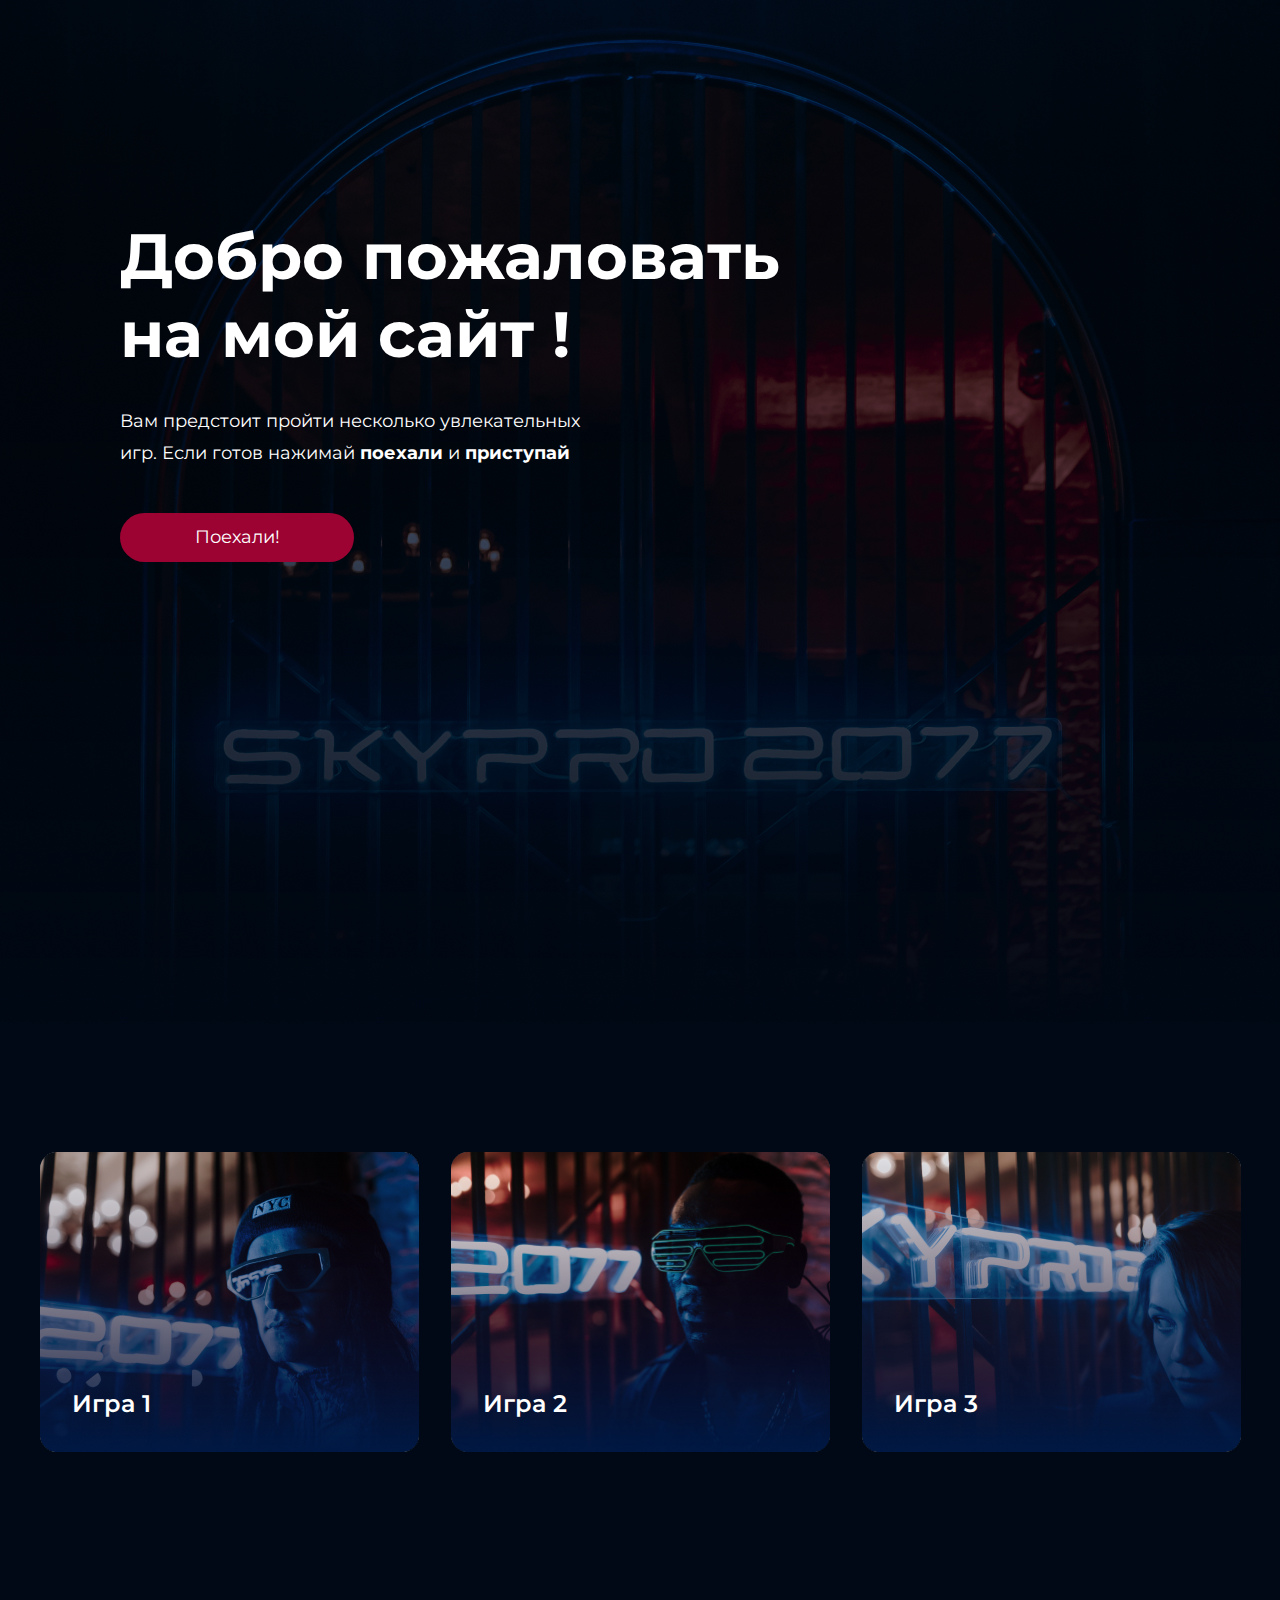
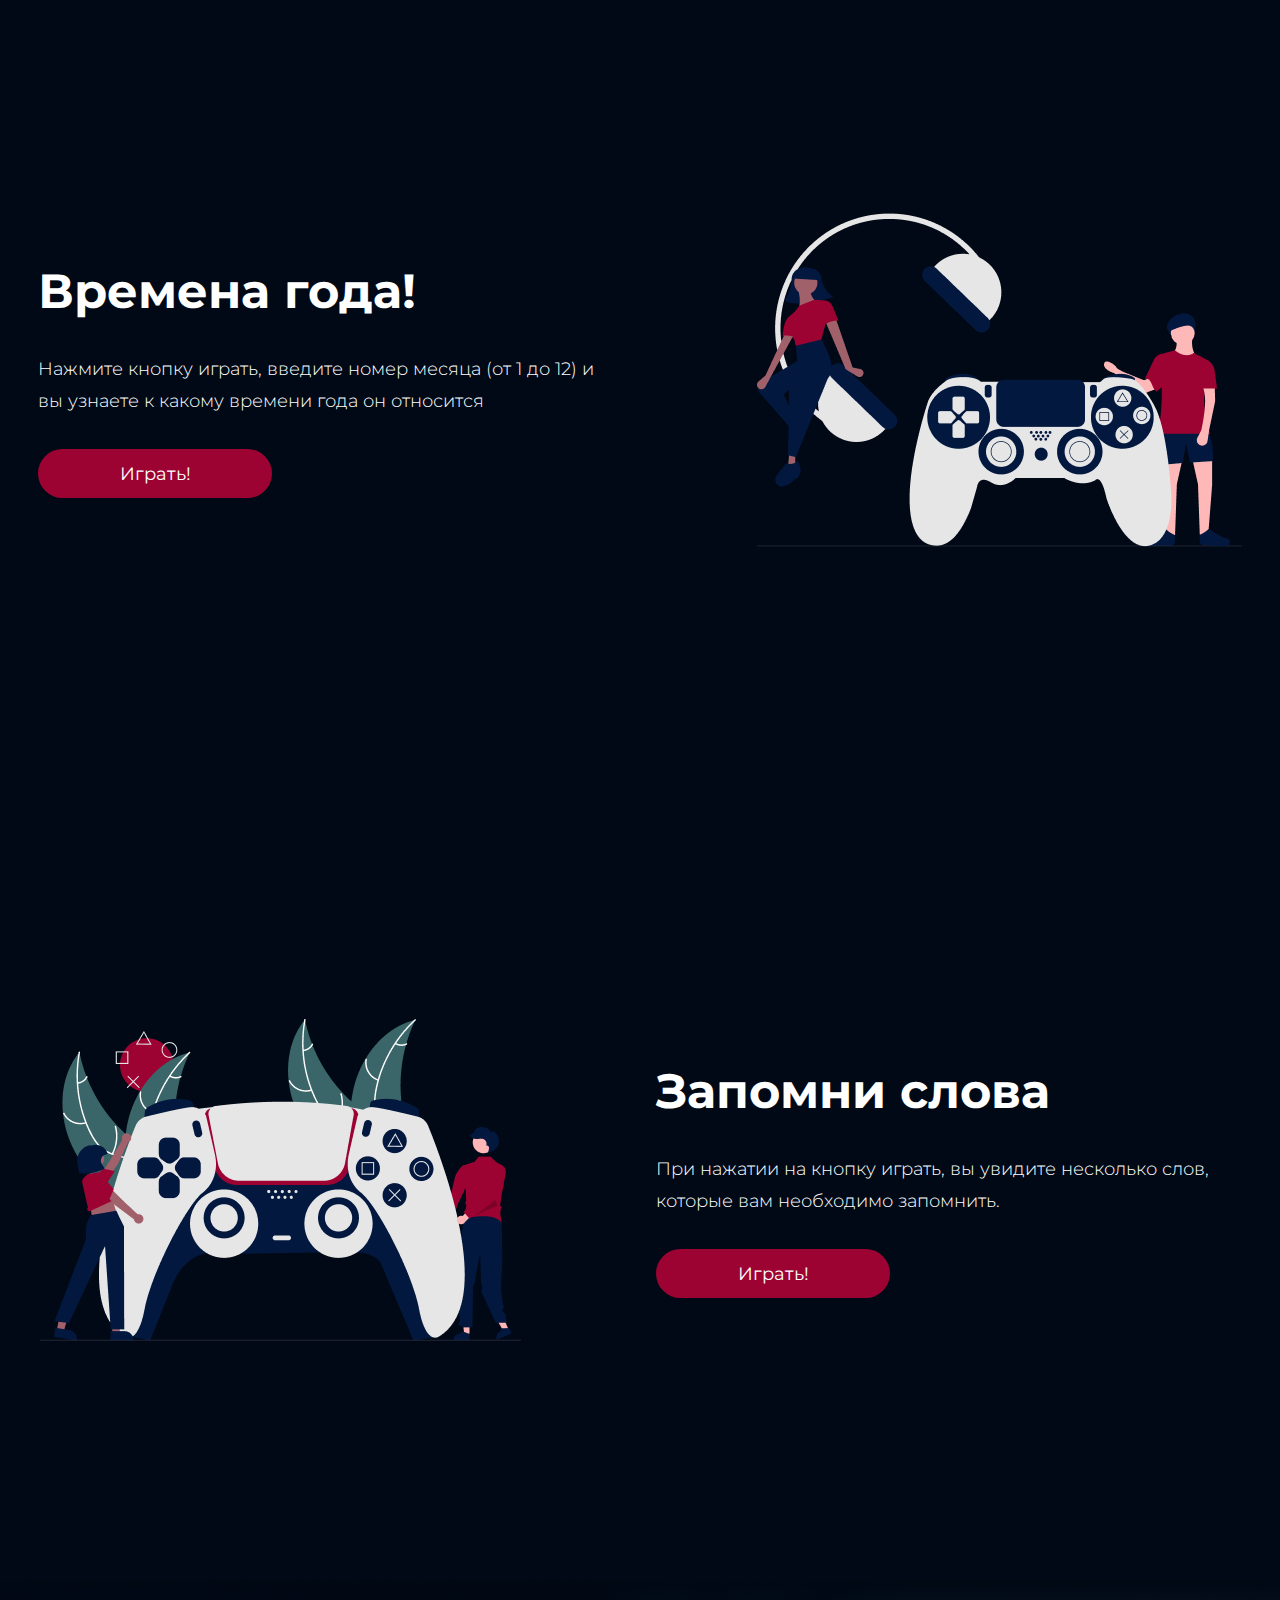
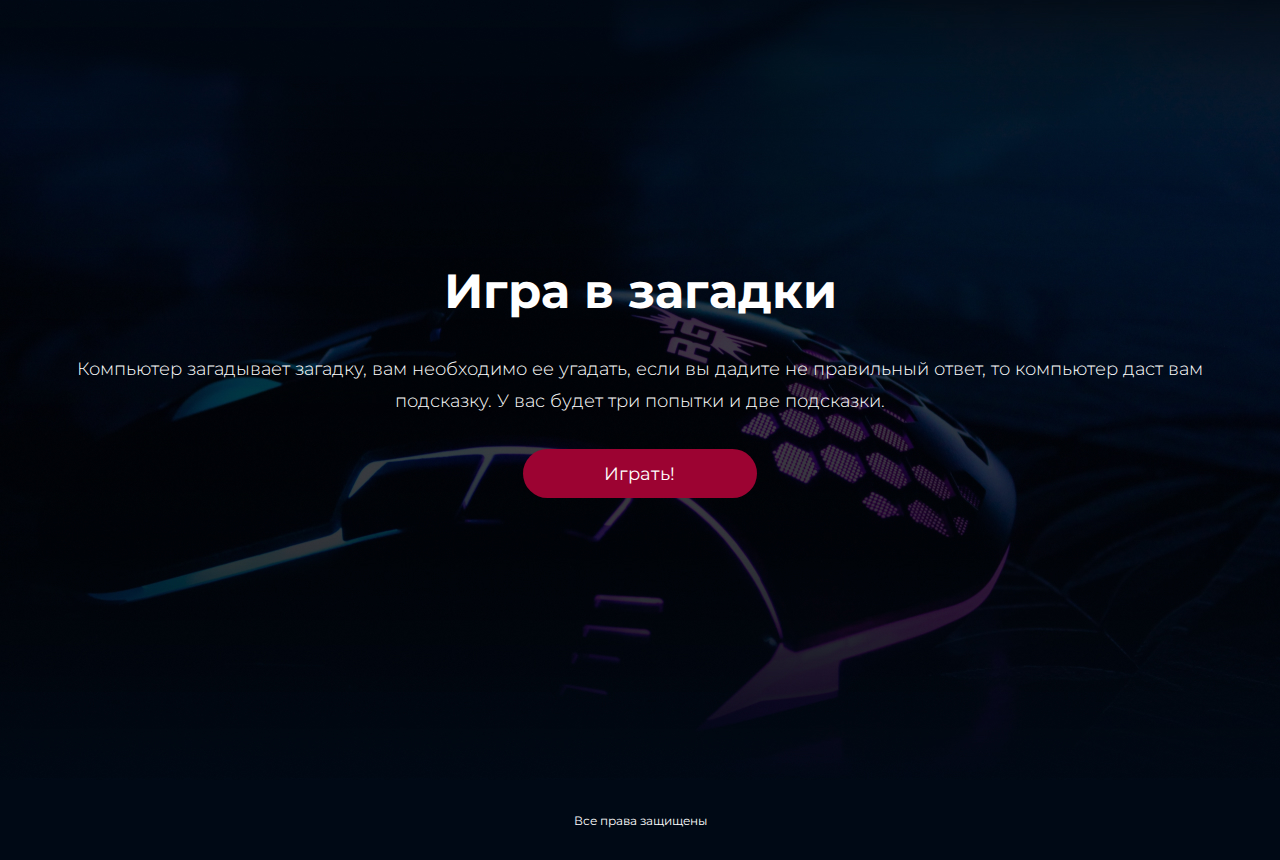
<file: index.html>
<!DOCTYPE html>
<html lang="ru">
<head>
    <meta charset="UTF-8">
    <meta http-equiv="X-UA-Compatible" content="IE=edge">
    <meta name="viewport" content="width=device-width, initial-scale=1.0">
    <title></title>
    <link rel="preconnect" href="https://fonts.googleapis.com">
    <link rel="preconnect" href="https://fonts.gstatic.com" crossorigin>
    <link href="https://fonts.googleapis.com/css2?family=Montserrat:wght@300;400;600;700&display=swap" rel="stylesheet">
    <link rel="stylesheet" href="styles.css">
    <script src="hw-js-5.js"></script>
</head>
<body>
    <section class="header center">
        <h1 class="header__headline">Добро пожаловать <br>на мой сайт !</h1>
        <p class="header__text">Вам предстоит пройти несколько увлекательных игр. Если готов нажимай <b>поехали</b> и <b>приступай</b></p>
        <a class="header__button" href="#">Поехали!</a>
    </section>
    <section class="games center">
        <a onclick="seasonsGame();" class="games__item games__item_1" href="#">Игра 1</a>
        <a onclick="wordsGame();" class="games__item games__item_2" href="#">Игра 2</a>
        <a class="games__item games__item_3" href="#">Игра 3</a>
    </section>
    <section class="seasons center">
        <div class="seasons__left side-box">
            <h2 class="side-box__headline">Времена года!</h2>
            <p class="side-box__text">Нажмите кнопку играть, введите номер месяца (от 1 до 12) и вы узнаете к какому времени года он относится</p>
            <a onclick="seasonsGame();" href="#" class="side-box__button">Играть!</a>
        </div>
        <img class="seasons__img" src="img/seasons_pic.png" alt="seasons game">
    </section>
    <section class="words center">
        <img class="words__img" src="img/words_pic.png" alt="words game">
        <div class="words__right side-box">
            <h2 class="side-box__headline">Запомни слова </h2>
            <p class="side-box__text">При нажатии на кнопку играть, вы увидите несколько слов, которые вам необходимо запомнить.</p>
            <a onclick="wordsGame();" href="#" class="side-box__button">Играть!</a>            
        </div>    
    </section>
    <section class="puzzle center">
        <h2 class="side-box__headline">Игра в загадки</h2>
        <p class="side-box__text">Компьютер загадывает загадку, вам необходимо ее угадать, если вы дадите не правильный ответ, то компьютер даст вам подсказку. У вас будет три попытки и две подсказки.</p>
        <a href="#" class="side-box__button">Играть!</a>
    </section>
    <footer>
        <p class="footer-text">Все права защищены</p>
    </footer>
</body>
</html>
</file>
<file: styles.css>
* {
  margin: 0;
  padding: 0;
}

body {
  font-family: "Montserrat";
  color: #FFFFFF;
  background: #000915;
}

a {
  text-decoration: none;
}

.center {
  padding-left: calc(50% - 720px);
  padding-right: calc(50% - 720px);
}

.header {
  height: 1024px;
  background-image: url(img/header_bgd.jpg);
  background-repeat: no-repeat;
  background-position: center;
}
.header__headline {
  font-weight: 700px;
  font-size: 64px;
  line-height: 78px;
  padding-top: 217.1px;
  margin-left: 120.22px;
}
.header__text {
  width: 481px;
  font-weight: 300px;
  font-size: 18px;
  line-height: 32px;
  margin-top: 32px;
  margin-left: 120.22px;
}
.header__button {
  display: block;
  box-sizing: border-box;
  margin-top: 44px;
  margin-left: 120.22px;
  width: 234.06px;
  height: 48.6px;
  background: #9C0332;
  border-radius: 30px;
  font-weight: 400;
  font-size: 18px;
  line-height: 22px;
  text-align: center;
  color: #FFFFFF;
  padding: 13.3px 74.3px;
}

.games {
  display: flex;
  flex-wrap: wrap;
  gap: 32px;
  padding-top: 128px;
  padding-bottom: 128px;
  justify-content: center;
}
.games__item {
  display: block;
  width: 379px;
  height: 300px;
  border-radius: 17px;
  box-sizing: border-box;
  background: linear-gradient(180deg, rgba(39, 1, 15, 0) 0%, #001944 100%);
  font-weight: 600;
  font-size: 24px;
  line-height: 32px;
  color: #FFFFFF;
  padding-top: 236.36px;
  padding-left: 32px;
  transition: all 0.2s;
}
.games__item_1 {
  background-image: url(img/games_1.jpg);
  background-repeat: no-repeat;
  background-position: center;
  background-size: cover;
}
.games__item_2 {
  background-image: url(img/games_2.jpg);
  background-repeat: no-repeat;
  background-position: center;
  background-size: cover;
}
.games__item_3 {
  background-image: url(img/games_3.jpg);
  background-repeat: no-repeat;
  background-position: center;
  background-size: cover;
}
.games__item:hover {
  border: 3px solid #44D2FF;
  width: 379px;
  height: 300px;
  border-radius: 17px;
}

.seasons {
  display: flex;
  gap: 135px;
  justify-content: center;
  align-items: center;
  min-height: 800px;
  flex-wrap: wrap;
}
.seasons__left {
  display: flex;
  flex-direction: column;
  gap: 32px;
  max-width: 584px;
}
.seasons__img {
  height: auto;
  width: 100%;
  max-width: 485px;
}

.side-box__headline {
  font-weight: 700;
  font-size: 48px;
  line-height: 59px;
}
.side-box__text {
  font-weight: 300;
  font-size: 18px;
  line-height: 32px;
  max-width: 1200px;
}
.side-box__button {
  display: block;
  box-sizing: border-box;
  width: 234.06px;
  height: 48.6px;
  background: #9C0332;
  border-radius: 30px;
  font-weight: 400;
  font-size: 18px;
  line-height: 22px;
  text-align: center;
  color: #FFFFFF;
  padding: 13.3px 74.3px;
}

.words {
  display: flex;
  gap: 135px;
  justify-content: center;
  align-items: center;
  min-height: 800px;
  flex-wrap: wrap-reverse;
}
.words__img {
  height: auto;
  width: 100%;
  max-width: 481px;
}
.words__right {
  display: flex;
  flex-direction: column;
  gap: 32px;
  max-width: 584px;
}

.puzzle {
  display: flex;
  flex-direction: column;
  min-height: 800px;
  background-image: url(img/puzzle_bgd.jpg);
  background-repeat: no-repeat;
  background-position: center;
  gap: 32px;
  justify-content: center;
  align-items: center;
  flex-wrap: wrap;
  text-align: center;
}

footer {
  min-height: 80px;
}

.footer-text {
  font-weight: 400;
  font-size: 12px;
  line-height: 15px;
  text-align: center;
  padding-top: 32.5px;
}

@media (max-width: 767px) {
  .center {
    padding-left: 16px;
    padding-right: 16px;
  }
  .header {
    height: 735px;
    background-image: url(img/header_bgd_mob.jpg);
    background-repeat: no-repeat;
    background-position: center;
    display: flex;
    flex-direction: column;
    align-items: center;
  }
  .header__headline {
    font-style: normal;
    font-weight: 700;
    font-size: 32px;
    line-height: 39px;
    text-align: center;
    padding-top: 239px;
    margin-left: 0px;
  }
  .header__text {
    max-width: 343px;
    font-weight: 300px;
    font-size: 14px;
    line-height: 22px;
    margin-top: 33px;
    margin-left: 0;
    text-align: center;
  }
  .header__button {
    margin-top: 33px;
    margin-left: 0px;
  }
  .seasons {
    gap: 20px;
    min-height: 518px;
    text-align: center;
    padding-top: 51px;
    padding-bottom: 85px;
  }
  .seasons__img {
    max-width: 344px;
  }
  .side-box__headline {
    font-size: 32px;
    line-height: 39px;
  }
  .side-box__text {
    font-size: 14px;
    line-height: 22px;
  }
  .side-box__button {
    align-self: center;
  }
  .words {
    gap: 20px;
    min-height: 518px;
    text-align: center;
    padding-top: 51px;
    padding-bottom: 85px;
  }
  .words__img {
    max-width: 344px;
  }
  .puzzle {
    padding-top: 51px;
    justify-content: flex-start;
  }
}/*# sourceMappingURL=styles.css.map */
</file>
